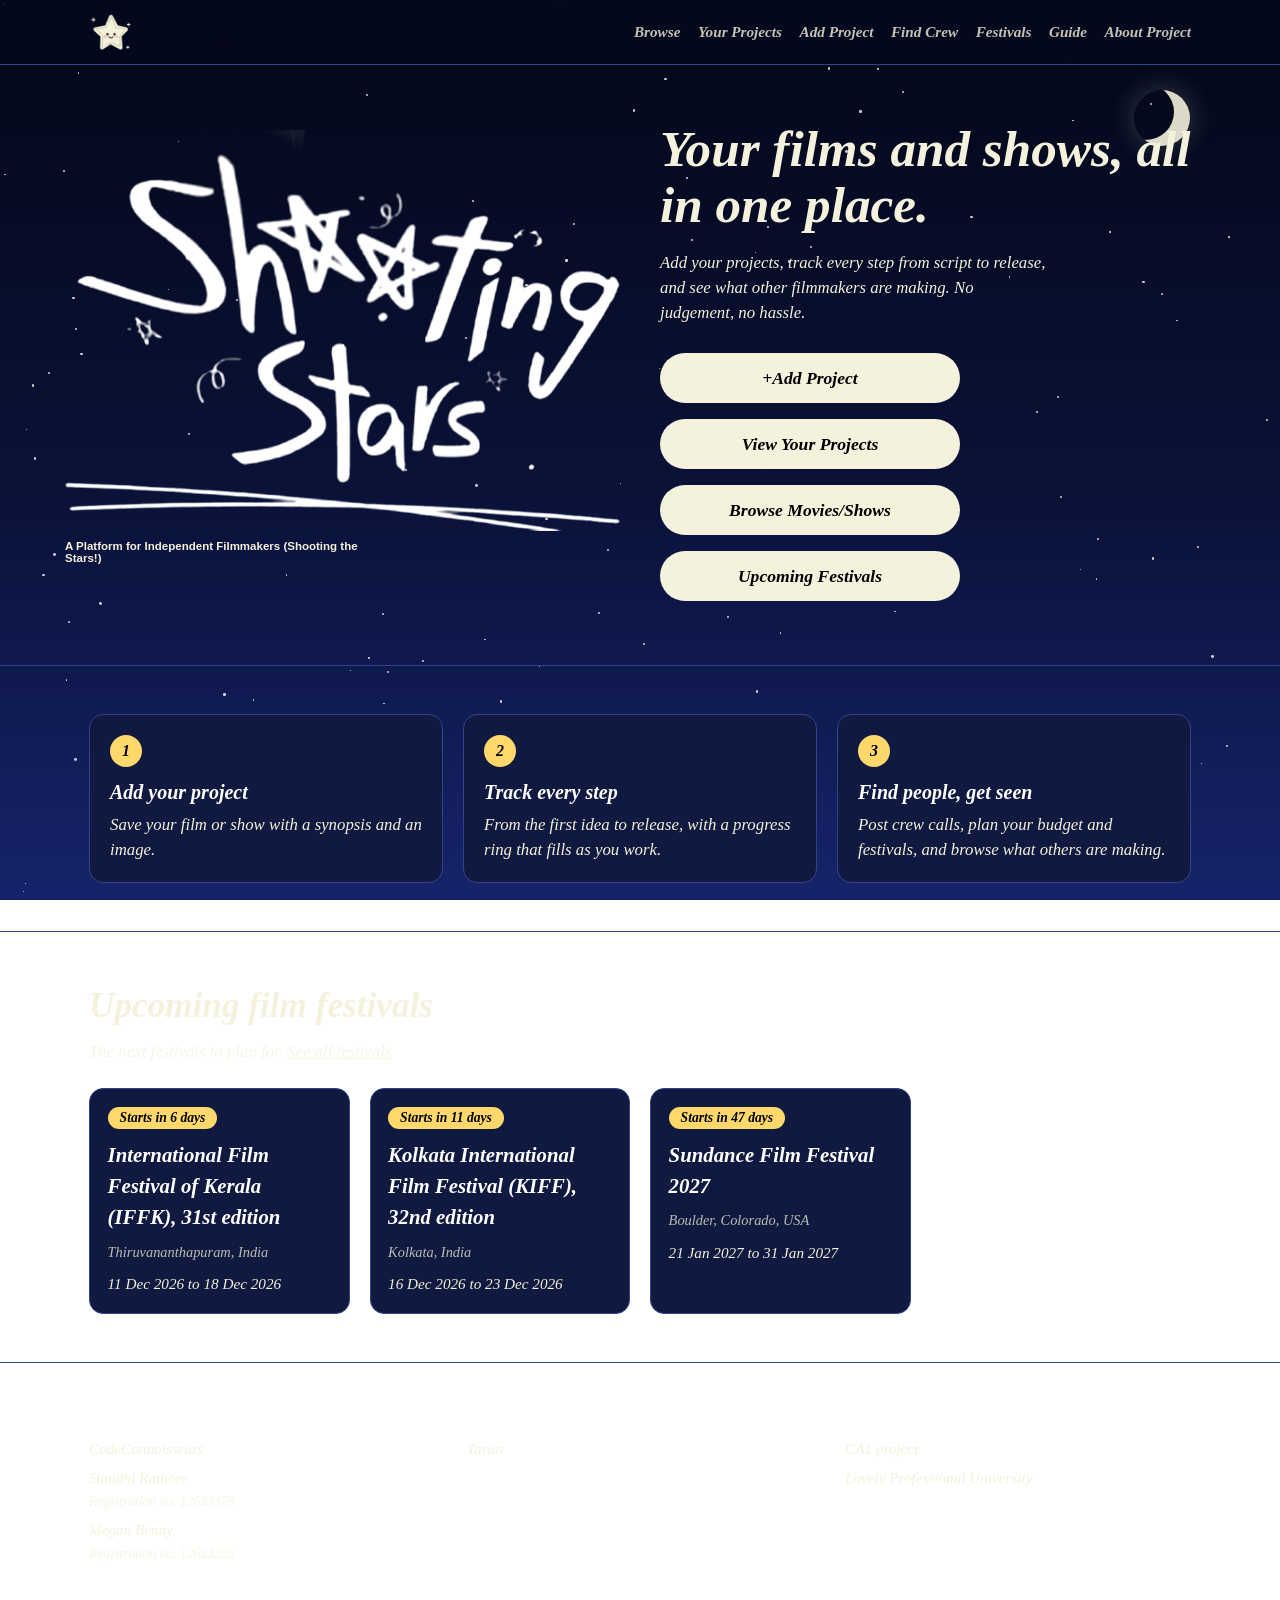
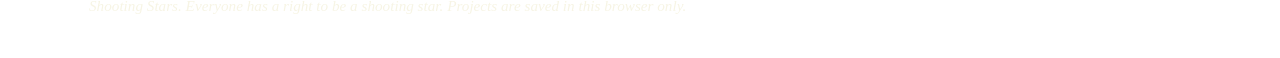
<file: index.html>
<!DOCTYPE html>
<html lang="en">
<head>
<meta charset="utf-8">
<meta name="viewport" content="width=device-width, initial-scale=1">
<title>A platform for independent filmmakers | Shooting Stars</title>
<link rel="stylesheet" href="style.css">
</head>
<body>
<!-- Top bar -->
<header><div class="wrap">
  <a href="index.html" aria-label="Shooting Stars home"><img src=star.png alt="Shooting Stars"></a>
  <nav aria-label="Main"><a href="browse.html">Browse</a><a href="projects.html">Your Projects</a><a href="add.html">Add Project</a><a href="crew.html">Find Crew</a><a href="festivals.html">Festivals</a><a href="guide.html">Guide</a><a href="about.html">About Project</a></nav>
</div></header>

<main>
<div class="wrap hero">
  <div><img src=shooting-stars.png alt="Shooting Stars"><p class="cap">A Platform for Independent Filmmakers (Shooting the Stars!)</p></div>
  <div>
    <h1>Your films and shows, all in one place.</h1>
    <p>Add your projects, track every step from script to release, and see what other filmmakers are making. No judgement, no hassle.</p>
    <nav class="menu" aria-label="Quick links">
      <a class="pill" href="add.html">+Add Project</a><a class="pill" href="projects.html">View Your Projects</a><a class="pill" href="browse.html">Browse Movies/Shows</a><a class="pill" href="festivals.html">Upcoming Festivals</a>
    </nav>
  </div>
</div>

<section id="how"><div class="wrap">
  <div class="how-grid">
    <div class="how"><span>1</span><h3>Add your project</h3><p>Save your film or show with a synopsis and an image.</p></div>
    <div class="how"><span>2</span><h3>Track every step</h3><p>From the first idea to release, with a progress ring that fills as you work.</p></div>
    <div class="how"><span>3</span><h3>Find people, get seen</h3><p>Post crew calls, plan your budget and festivals, and browse what others are making.</p></div>
  </div>
</div></section>

<section id="festivals-teaser"><div class="wrap">
  <h2>Upcoming film festivals</h2>
  <p class="sub">The next festivals to plan for. <a href="festivals.html" style="text-decoration:underline">See all festivals</a></p>
  <div class="grid" id="nextFests"></div>
</div></section>
</main>

<!-- Footer with project credits -->
<footer>
<div class="wrap">
    <div class="credits">
        <div>
            <h3>Made by</h3>
            <p>CodeConnoisseurs</p>
            <p>Sunidhi Rathore<br><span class="reg">Registration no. 12623378</span></p>
            <p>Megan Benny<br><span class="reg">Registration no. 12622205</span></p>
        </div>
        <div>
            <h3>Submitted to</h3>
            <p>Tarun</p>
        </div>
        <div>
            <h3>Project</h3>
            <p>CA1 project</p>
            <p>Lovely Professional University</p>
        </div>
    </div>
    <p class="footnote">Shooting Stars. Everyone has a right to be a shooting star. Projects are saved in this browser only.</p>
</div>
</footer>
<script src="common.js"></script>
<script src="home.js"></script>
<script src="sky.js"></script>
</body>
</html>
</file>
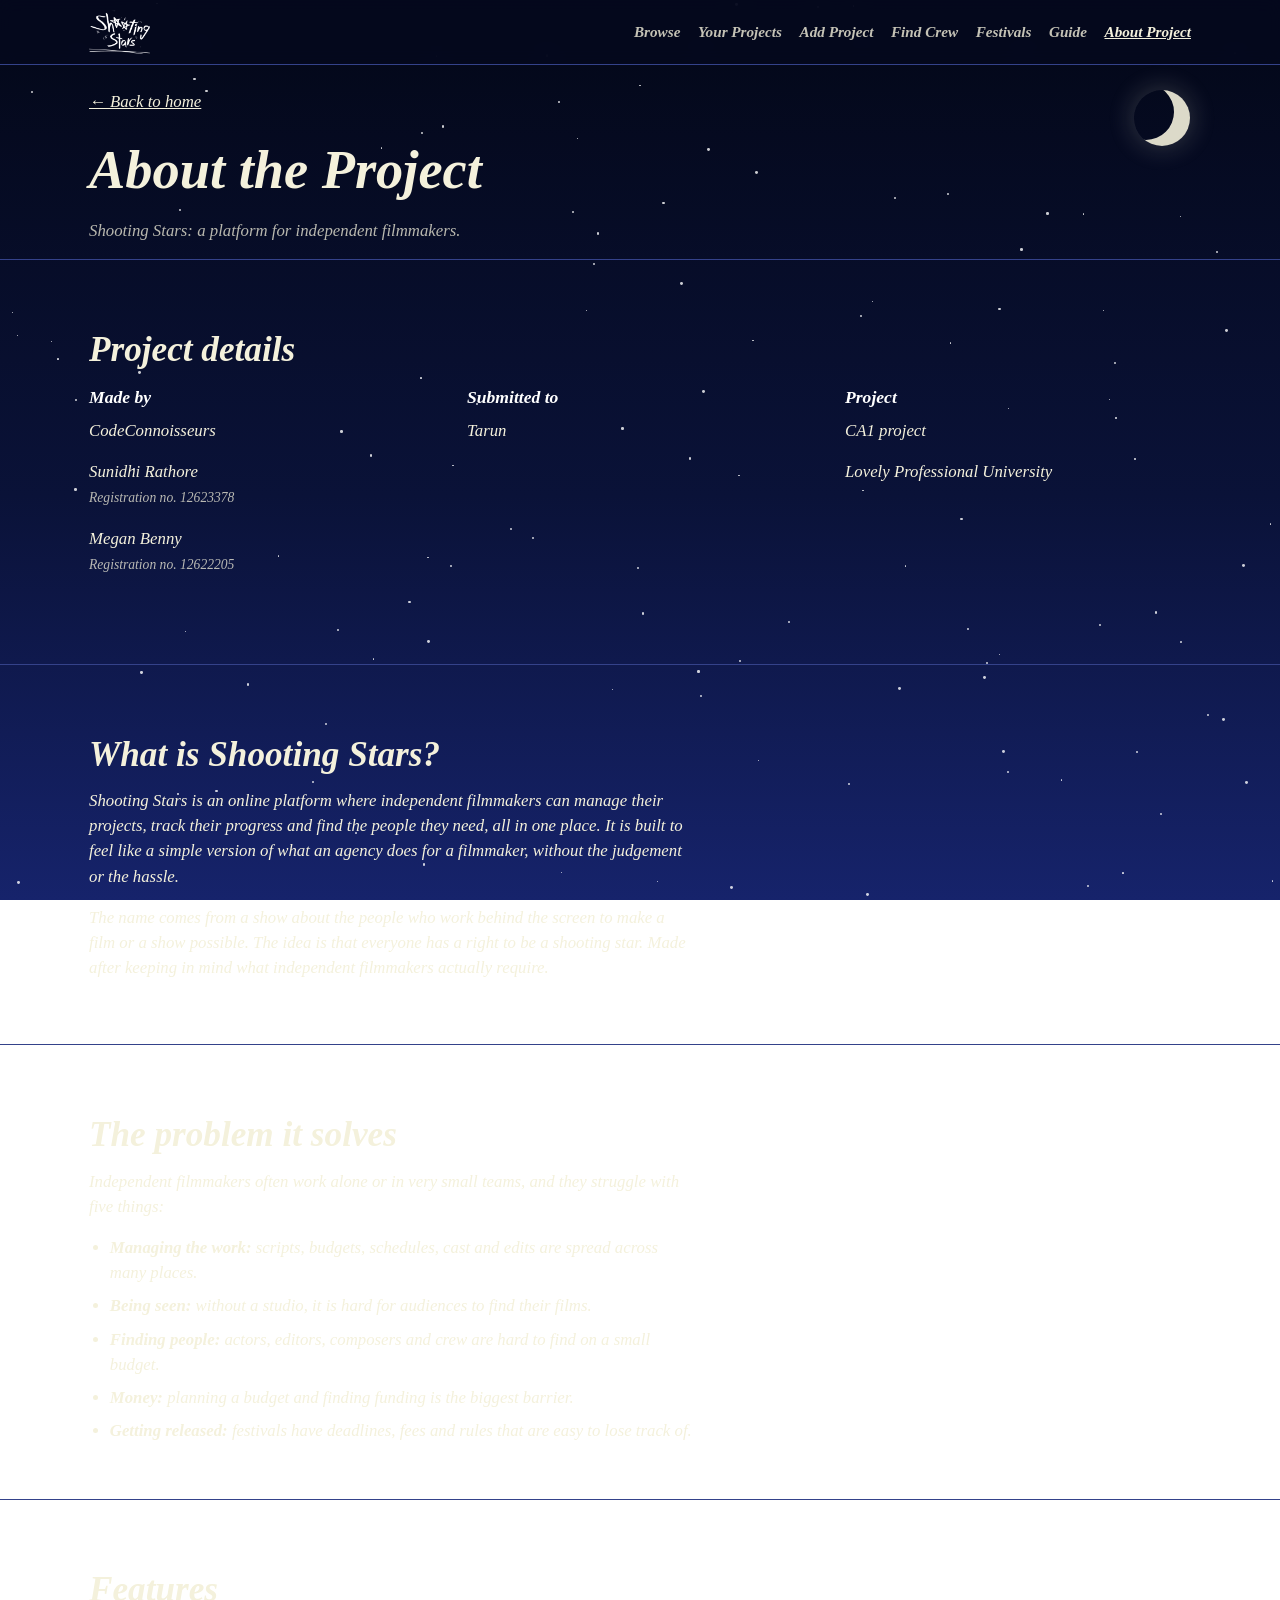
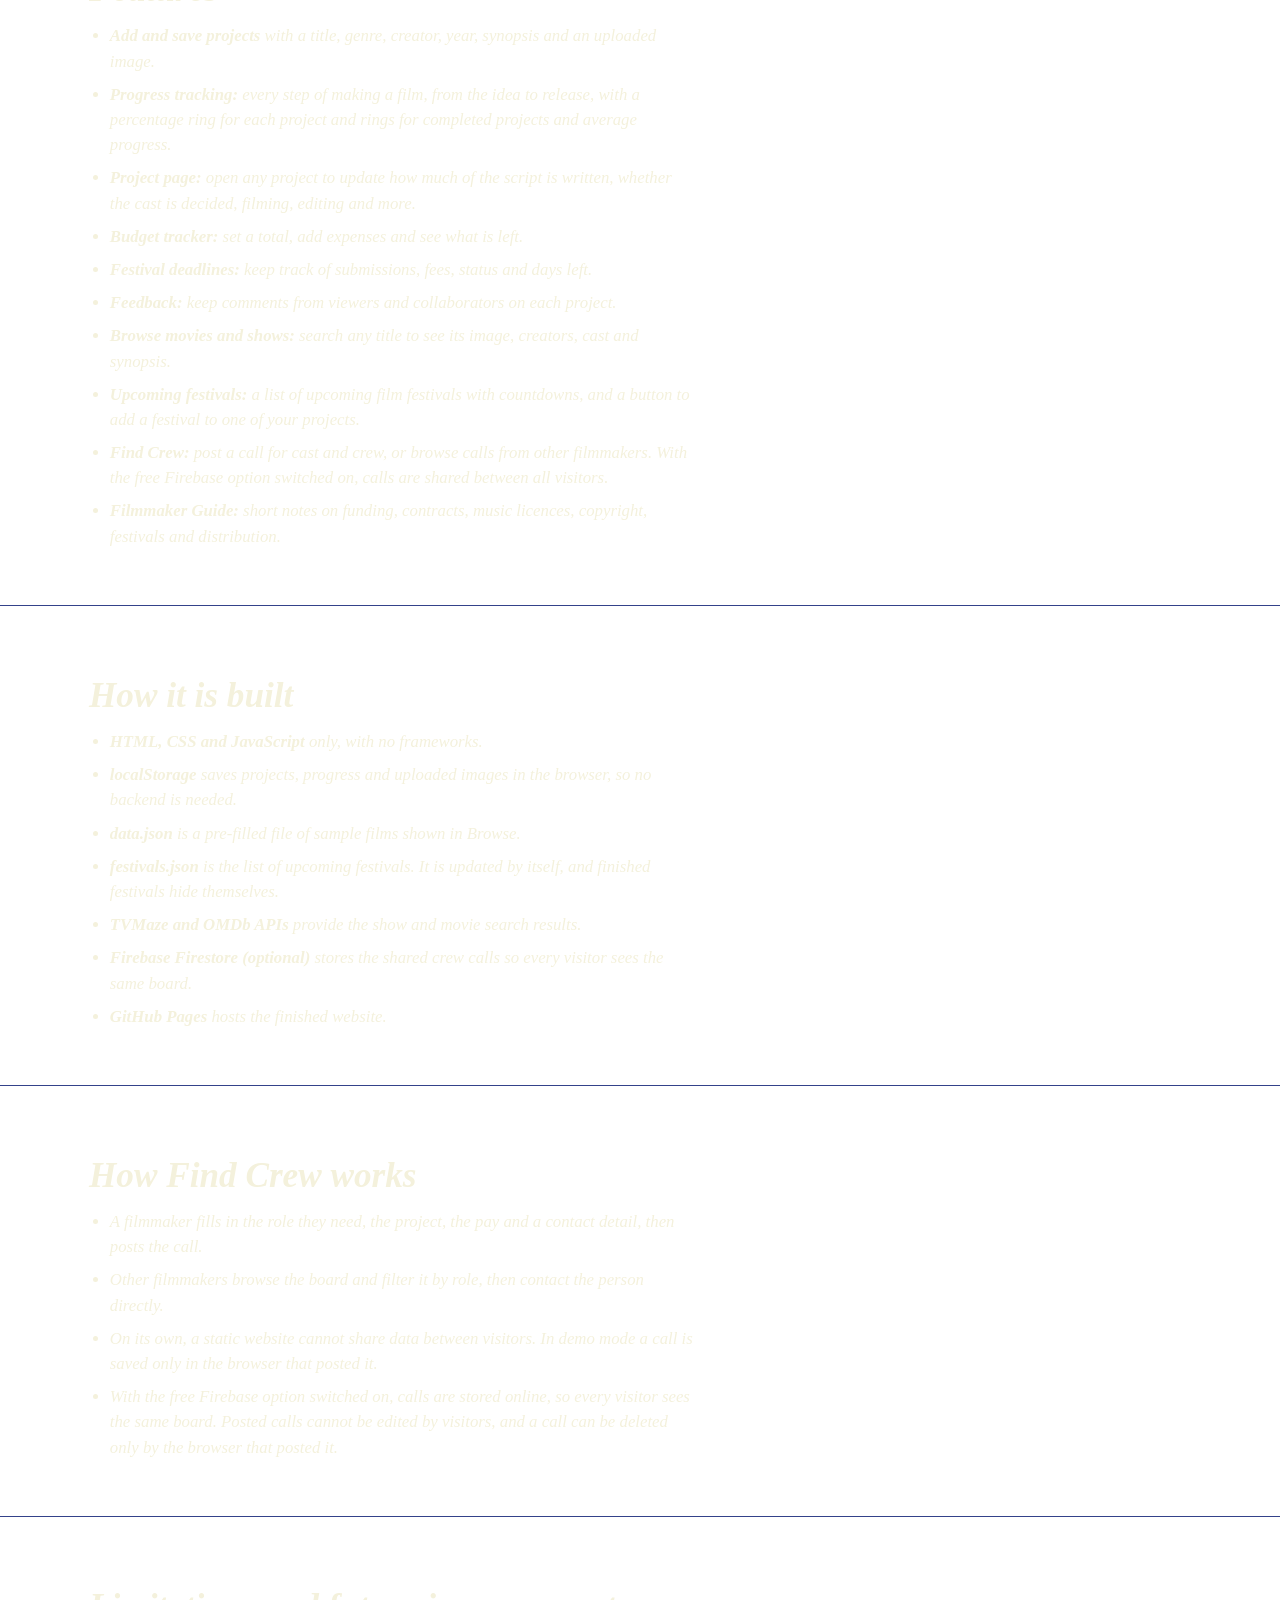
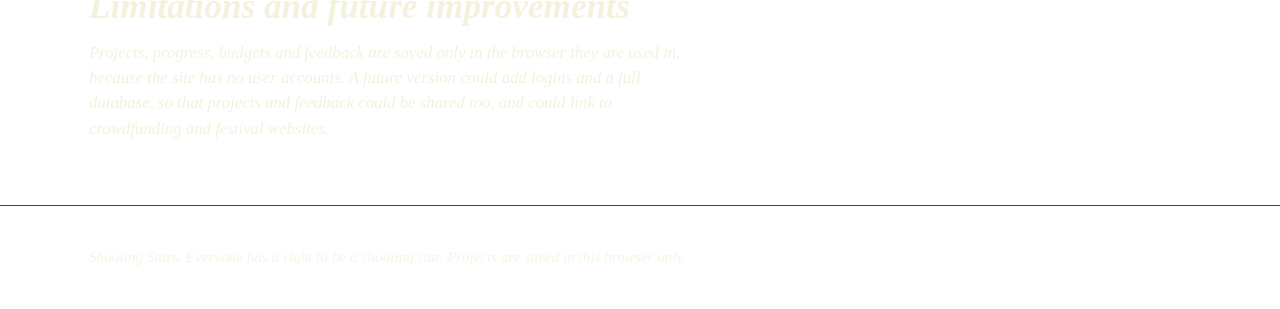
<file: about.html>
<!DOCTYPE html>
<html lang="en">
<head>
<meta charset="utf-8">
<meta name="viewport" content="width=device-width, initial-scale=1">
<title>About the Project | Shooting Stars</title>
<link rel="stylesheet" href="style.css">
</head>
<body>
<!-- Top bar -->
<header><div class="wrap">
  <a href="index.html" aria-label="Shooting Stars home"><img src=shooting-stars.png alt="Shooting Stars"></a>
  <nav aria-label="Main"><a href="browse.html">Browse</a><a href="projects.html">Your Projects</a><a href="add.html">Add Project</a><a href="crew.html">Find Crew</a><a href="festivals.html">Festivals</a><a href="guide.html">Guide</a><a href="about.html" class="current" aria-current="page">About Project</a></nav>
</div></header>

<main>
<div class="about">
<div class="wrap">
  <a class="back" href="index.html">← Back to home</a>
  <h1 style="font-size:clamp(2.2rem,5vw,3.4rem);margin-bottom:.4rem">About the Project</h1>
  <p class="sub">Shooting Stars: a platform for independent filmmakers.</p>
</div>

<section><div class="wrap">
  <h2>Project details</h2>
  <div class="credits">
    <div>
      <h3>Made by</h3>
      <p>CodeConnoisseurs</p>
      <p>Sunidhi Rathore<br><span class="reg">Registration no. 12623378</span></p>
      <p>Megan Benny<br><span class="reg">Registration no. 12622205</span></p>
    </div>
    <div>
      <h3>Submitted to</h3>
      <p>Tarun</p>
    </div>
    <div>
      <h3>Project</h3>
      <p>CA1 project</p>
      <p>Lovely Professional University</p>
    </div>
  </div>
</div></section>

<section><div class="wrap">
  <h2>What is Shooting Stars?</h2>
  <p>Shooting Stars is an online platform where independent filmmakers can manage their projects, track their progress and find the people they need, all in one place. It is built to feel like a simple version of what an agency does for a filmmaker, without the judgement or the hassle.</p>
  <p>The name comes from a show about the people who work behind the screen to make a film or a show possible. The idea is that everyone has a right to be a shooting star. Made after keeping in mind what independent filmmakers actually require.</p>
</div></section>

<section><div class="wrap">
  <h2>The problem it solves</h2>
  <p>Independent filmmakers often work alone or in very small teams, and they struggle with five things:</p>
  <ul>
    <li><strong>Managing the work:</strong> scripts, budgets, schedules, cast and edits are spread across many places.</li>
    <li><strong>Being seen:</strong> without a studio, it is hard for audiences to find their films.</li>
    <li><strong>Finding people:</strong> actors, editors, composers and crew are hard to find on a small budget.</li>
    <li><strong>Money:</strong> planning a budget and finding funding is the biggest barrier.</li>
    <li><strong>Getting released:</strong> festivals have deadlines, fees and rules that are easy to lose track of.</li>
  </ul>
</div></section>

<section><div class="wrap">
  <h2>Features</h2>
  <ul>
    <li><strong>Add and save projects</strong> with a title, genre, creator, year, synopsis and an uploaded image.</li>
    <li><strong>Progress tracking:</strong> every step of making a film, from the idea to release, with a percentage ring for each project and rings for completed projects and average progress.</li>
    <li><strong>Project page:</strong> open any project to update how much of the script is written, whether the cast is decided, filming, editing and more.</li>
    <li><strong>Budget tracker:</strong> set a total, add expenses and see what is left.</li>
    <li><strong>Festival deadlines:</strong> keep track of submissions, fees, status and days left.</li>
    <li><strong>Feedback:</strong> keep comments from viewers and collaborators on each project.</li>
    <li><strong>Browse movies and shows:</strong> search any title to see its image, creators, cast and synopsis.</li>
    <li><strong>Upcoming festivals:</strong> a list of upcoming film festivals with countdowns, and a button to add a festival to one of your projects.</li>
    <li><strong>Find Crew:</strong> post a call for cast and crew, or browse calls from other filmmakers. With the free Firebase option switched on, calls are shared between all visitors.</li>
    <li><strong>Filmmaker Guide:</strong> short notes on funding, contracts, music licences, copyright, festivals and distribution.</li>
  </ul>
</div></section>

<section><div class="wrap">
  <h2>How it is built</h2>
  <ul>
    <li><strong>HTML, CSS and JavaScript</strong> only, with no frameworks.</li>
    <li><strong>localStorage</strong> saves projects, progress and uploaded images in the browser, so no backend is needed.</li>
    <li><strong>data.json</strong> is a pre-filled file of sample films shown in Browse.</li>
    <li><strong>festivals.json</strong> is the list of upcoming festivals. It is updated by itself, and finished festivals hide themselves.</li>
    <li><strong>TVMaze and OMDb APIs</strong> provide the show and movie search results.</li>
    <li><strong>Firebase Firestore (optional)</strong> stores the shared crew calls so every visitor sees the same board.</li>
    <li><strong>GitHub Pages</strong> hosts the finished website.</li>
  </ul>
</div></section>

<section><div class="wrap">
  <h2>How Find Crew works</h2>
  <ul>
    <li>A filmmaker fills in the role they need, the project, the pay and a contact detail, then posts the call.</li>
    <li>Other filmmakers browse the board and filter it by role, then contact the person directly.</li>
    <li>On its own, a static website cannot share data between visitors. In demo mode a call is saved only in the browser that posted it.</li>
    <li>With the free Firebase option switched on, calls are stored online, so every visitor sees the same board. Posted calls cannot be edited by visitors, and a call can be deleted only by the browser that posted it.</li>
  </ul>
</div></section>

<section><div class="wrap">
  <h2>Limitations and future improvements</h2>
  <p>Projects, progress, budgets and feedback are saved only in the browser they are used in, because the site has no user accounts. A future version could add logins and a full database, so that projects and feedback could be shared too, and could link to crowdfunding and festival websites.</p>
</div></section>
</div>
</main>

<footer>
<div class="wrap">
  <p class="footnote">Shooting Stars. Everyone has a right to be a shooting star. Projects are saved in this browser only.</p>
</div>
</footer>
<script src="common.js"></script>
<script src="sky.js"></script>
</body>
</html>
</file>
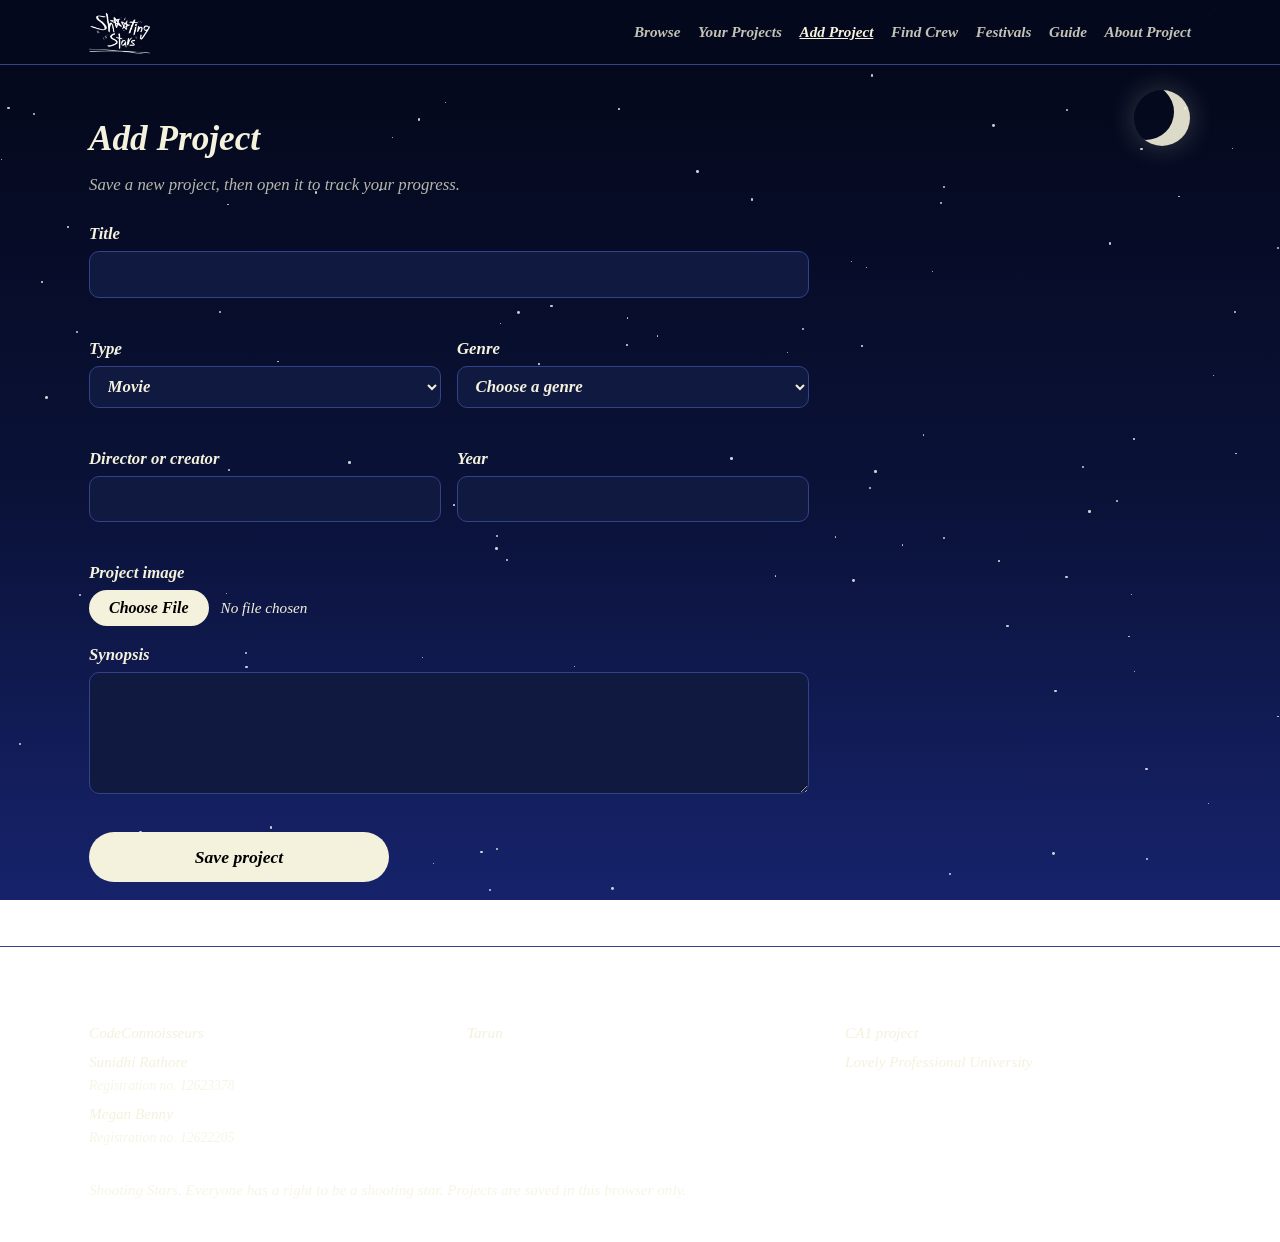
<file: add.html>
<!DOCTYPE html>
<html lang="en">
<head>
<meta charset="utf-8">
<meta name="viewport" content="width=device-width, initial-scale=1">
<title>Add Project | Shooting Stars</title>
<link rel="stylesheet" href="style.css">
</head>
<body>
<!-- Top bar -->
<header><div class="wrap">
  <a href="index.html" aria-label="Shooting Stars home"><img src=shooting-stars.png alt="Shooting Stars"></a>
  <nav aria-label="Main"><a href="browse.html">Browse</a><a href="projects.html">Your Projects</a><a href="add.html" class="current" aria-current="page">Add Project</a><a href="crew.html">Find Crew</a><a href="festivals.html">Festivals</a><a href="guide.html">Guide</a><a href="about.html">About Project</a></nav>
</div></header>

<main>
<section id="add"><div class="wrap">
  <h2>Add Project</h2>
  <p class="sub">Save a new project, then open it to track your progress.</p>
  <form id="form" novalidate>
    <label class="full">Title<input name="title" maxlength="80"><span class="err" data-for="title"></span></label>
    <label>Type<select name="type"><option>Movie</option><option>Show</option></select></label>
    <label>Genre<select name="genre"></select><span class="err" data-for="genre"></span></label>
    <label>Director or creator<input name="director" maxlength="60"><span class="err" data-for="director"></span></label>
    <label>Year<input name="year" type="number" min="1990" max="2035"><span class="err" data-for="year"></span></label>
    <label class="full">Project image<input id="img" type="file" accept="image/*"></label>
    <label class="full">Synopsis<textarea name="synopsis" rows="4" maxlength="400"></textarea><span class="err" data-for="synopsis"></span></label>
    <div class="full"><button class="pill" type="submit">Save project</button></div>
    <p id="msg" role="status"></p>
  </form>
</div></section>
</main>

<!-- Footer with project credits -->
<footer>
<div class="wrap">
    <div class="credits">
        <div>
            <h3>Made by</h3>
            <p>CodeConnoisseurs</p>
            <p>Sunidhi Rathore<br><span class="reg">Registration no. 12623378</span></p>
            <p>Megan Benny<br><span class="reg">Registration no. 12622205</span></p>
        </div>
        <div>
            <h3>Submitted to</h3>
            <p>Tarun</p>
        </div>
        <div>
            <h3>Project</h3>
            <p>CA1 project</p>
            <p>Lovely Professional University</p>
        </div>
    </div>
    <p class="footnote">Shooting Stars. Everyone has a right to be a shooting star. Projects are saved in this browser only.</p>
</div>
</footer>
<script src="common.js"></script>
<script src="add.js"></script>
<script src="sky.js"></script>
</body>
</html>
</file>
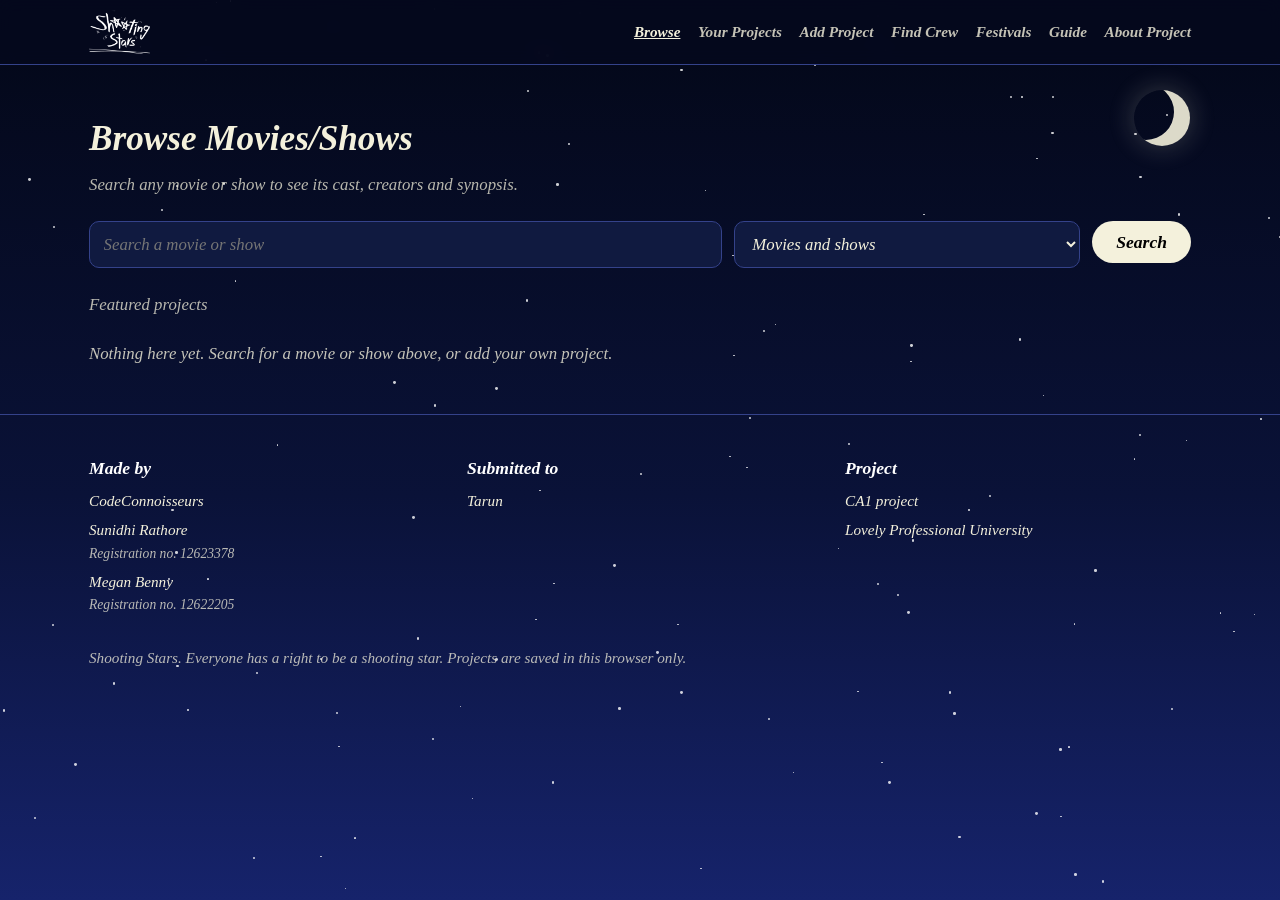
<file: browse.html>
<!DOCTYPE html>
<html lang="en">
<head>
<meta charset="utf-8">
<meta name="viewport" content="width=device-width, initial-scale=1">
<title>Browse Movies and Shows | Shooting Stars</title>
<link rel="stylesheet" href="style.css">
</head>
<body>
<!-- Top bar -->
<header><div class="wrap">
  <a href="index.html" aria-label="Shooting Stars home"><img src=shooting-stars.png alt="Shooting Stars"></a>
  <nav aria-label="Main"><a href="browse.html" class="current" aria-current="page">Browse</a><a href="projects.html">Your Projects</a><a href="add.html">Add Project</a><a href="crew.html">Find Crew</a><a href="festivals.html">Festivals</a><a href="guide.html">Guide</a><a href="about.html">About Project</a></nav>
</div></header>

<main>
<section id="browse"><div class="wrap">
  <h2>Browse Movies/Shows</h2>
  <p class="sub">Search any movie or show to see its cast, creators and synopsis.</p>
  <form class="tools" id="sform" style="display:flex;max-width:none">
    <input id="q" type="search" placeholder="Search a movie or show" aria-label="Search">
    <select id="type" aria-label="Type"><option value="">Movies and shows</option><option value="movie">Movies</option><option value="show">Shows</option></select>
    <button class="pill sm" type="submit">Search</button>
  </form>
  <p class="sub" id="bnote"></p>
  <div class="grid" id="grid" aria-live="polite"></div>
</div></section>
<dialog id="dlg" aria-label="Details"></dialog>
</main>

<!-- Footer with project credits -->
<footer>
<div class="wrap">
    <div class="credits">
        <div>
            <h3>Made by</h3>
            <p>CodeConnoisseurs</p>
            <p>Sunidhi Rathore<br><span class="reg">Registration no. 12623378</span></p>
            <p>Megan Benny<br><span class="reg">Registration no. 12622205</span></p>
        </div>
        <div>
            <h3>Submitted to</h3>
            <p>Tarun</p>
        </div>
        <div>
            <h3>Project</h3>
            <p>CA1 project</p>
            <p>Lovely Professional University</p>
        </div>
    </div>
    <p class="footnote">Shooting Stars. Everyone has a right to be a shooting star. Projects are saved in this browser only.</p>
</div>
</footer>
<script src="common.js"></script>
<script src="browse.js"></script>
<script src="sky.js"></script>
</body>
</html>
</file>
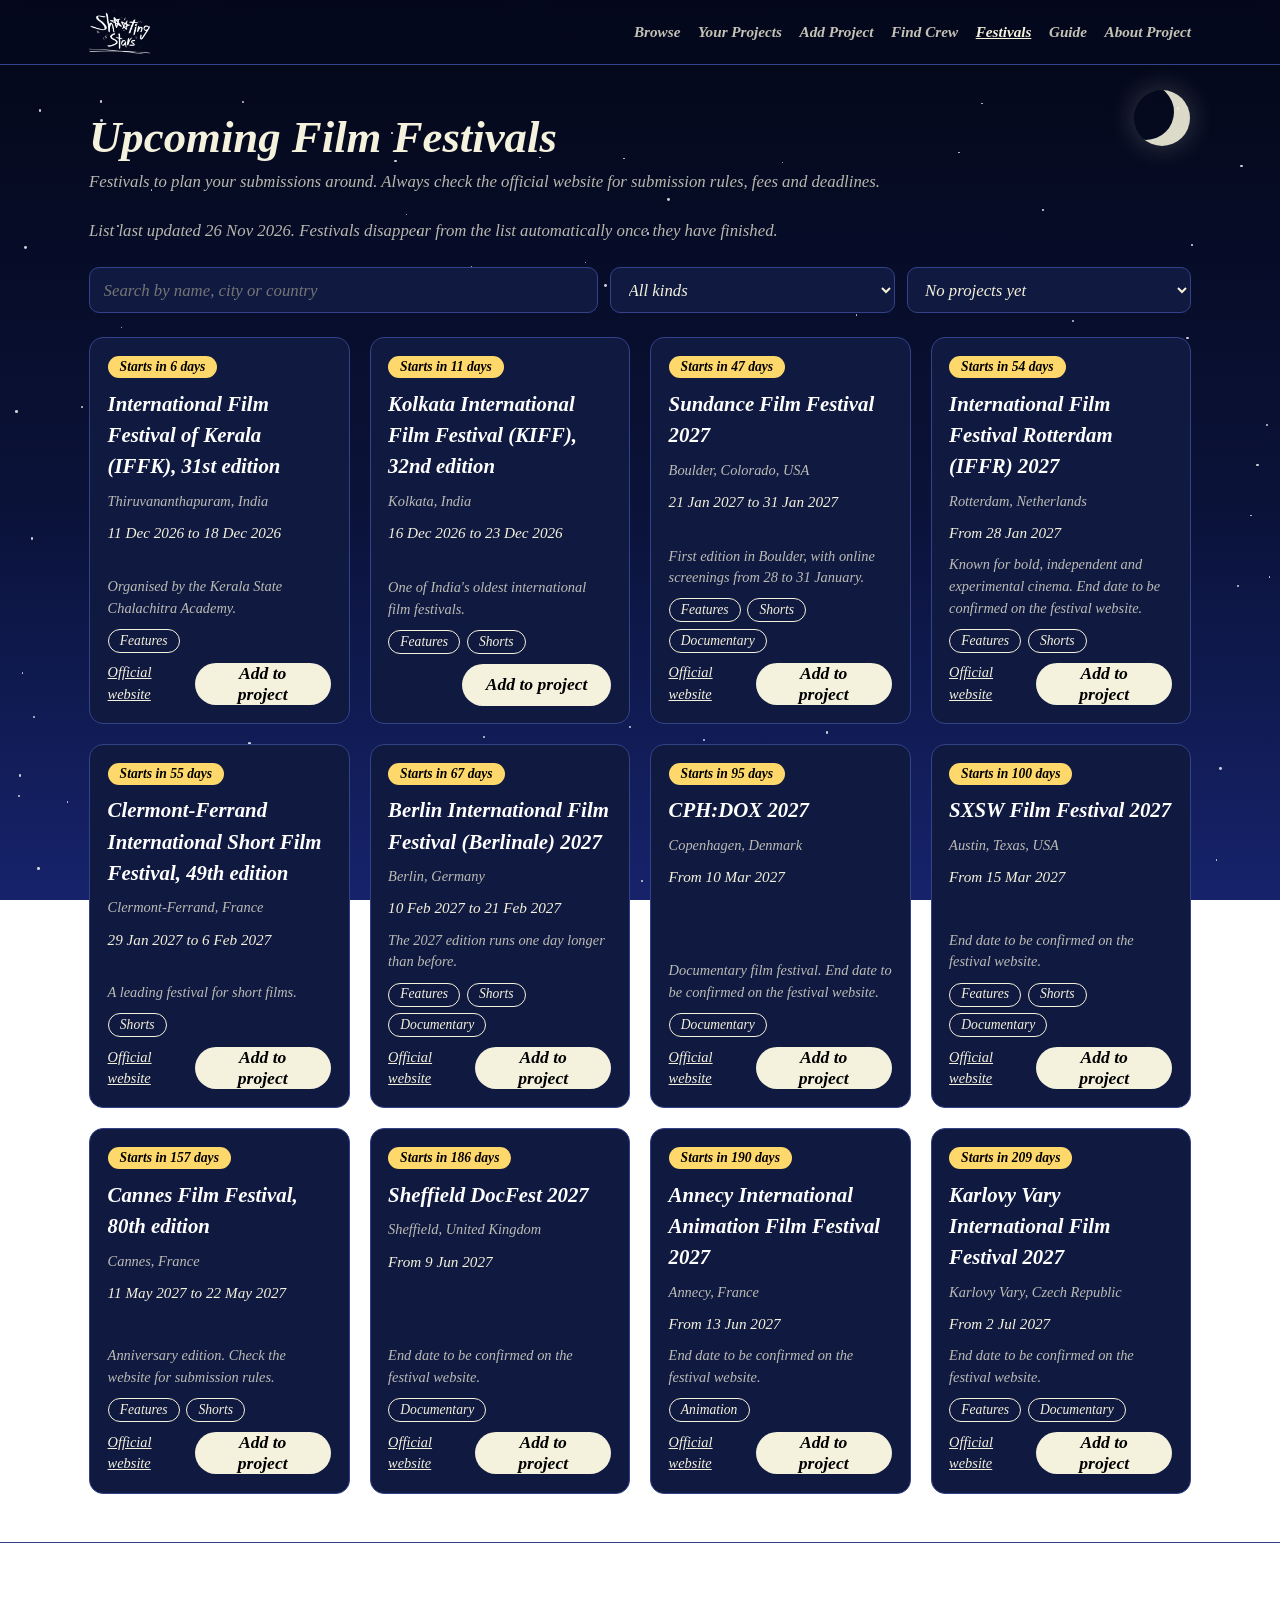
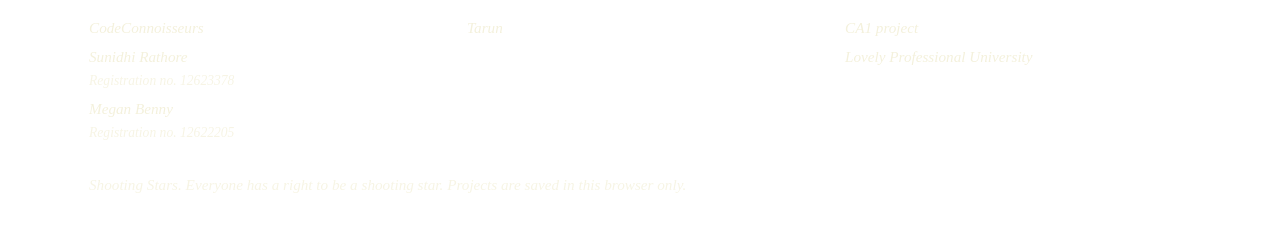
<file: festivals.html>
<!DOCTYPE html>
<html lang="en">
<head>
<meta charset="utf-8">
<meta name="viewport" content="width=device-width, initial-scale=1">
<title>Upcoming Film Festivals | Shooting Stars</title>
<link rel="stylesheet" href="style.css">
</head>
<body>
<!-- Top bar -->
<header><div class="wrap">
  <a href="index.html" aria-label="Shooting Stars home"><img src=shooting-stars.png alt="Shooting Stars"></a>
  <nav aria-label="Main"><a href="browse.html">Browse</a><a href="projects.html">Your Projects</a><a href="add.html">Add Project</a><a href="crew.html">Find Crew</a><a href="festivals.html" class="current" aria-current="page">Festivals</a><a href="guide.html">Guide</a><a href="about.html">About Project</a></nav>
</div></header>

<main>
<section id="festivals"><div class="wrap">
  <h1 class="page-title">Upcoming Film Festivals</h1>
  <p class="sub">Festivals to plan your submissions around. Always check the official website for submission rules, fees and deadlines.</p>
  <p class="sub" id="fupdated"></p>
  <div class="tools">
    <input id="fq" type="search" placeholder="Search by name, city or country" aria-label="Search festivals">
    <select id="ftype" aria-label="Type of festival"><option value="">All kinds</option><option>Features</option><option>Shorts</option><option>Documentary</option><option>Animation</option></select>
    <select id="fproj" aria-label="Project to add festivals to"></select>
  </div>
  <p class="meta" id="fmsg" role="status"></p>
  <div class="grid" id="fgrid" aria-live="polite"></div>
</div></section>
</main>

<!-- Footer with project credits -->
<footer>
<div class="wrap">
    <div class="credits">
        <div>
            <h3>Made by</h3>
            <p>CodeConnoisseurs</p>
            <p>Sunidhi Rathore<br><span class="reg">Registration no. 12623378</span></p>
            <p>Megan Benny<br><span class="reg">Registration no. 12622205</span></p>
        </div>
        <div>
            <h3>Submitted to</h3>
            <p>Tarun</p>
        </div>
        <div>
            <h3>Project</h3>
            <p>CA1 project</p>
            <p>Lovely Professional University</p>
        </div>
    </div>
    <p class="footnote">Shooting Stars. Everyone has a right to be a shooting star. Projects are saved in this browser only.</p>
</div>
</footer>
<script src="common.js"></script>
<script src="festivals.js"></script>
<script src="sky.js"></script>
</body>
</html>
</file>
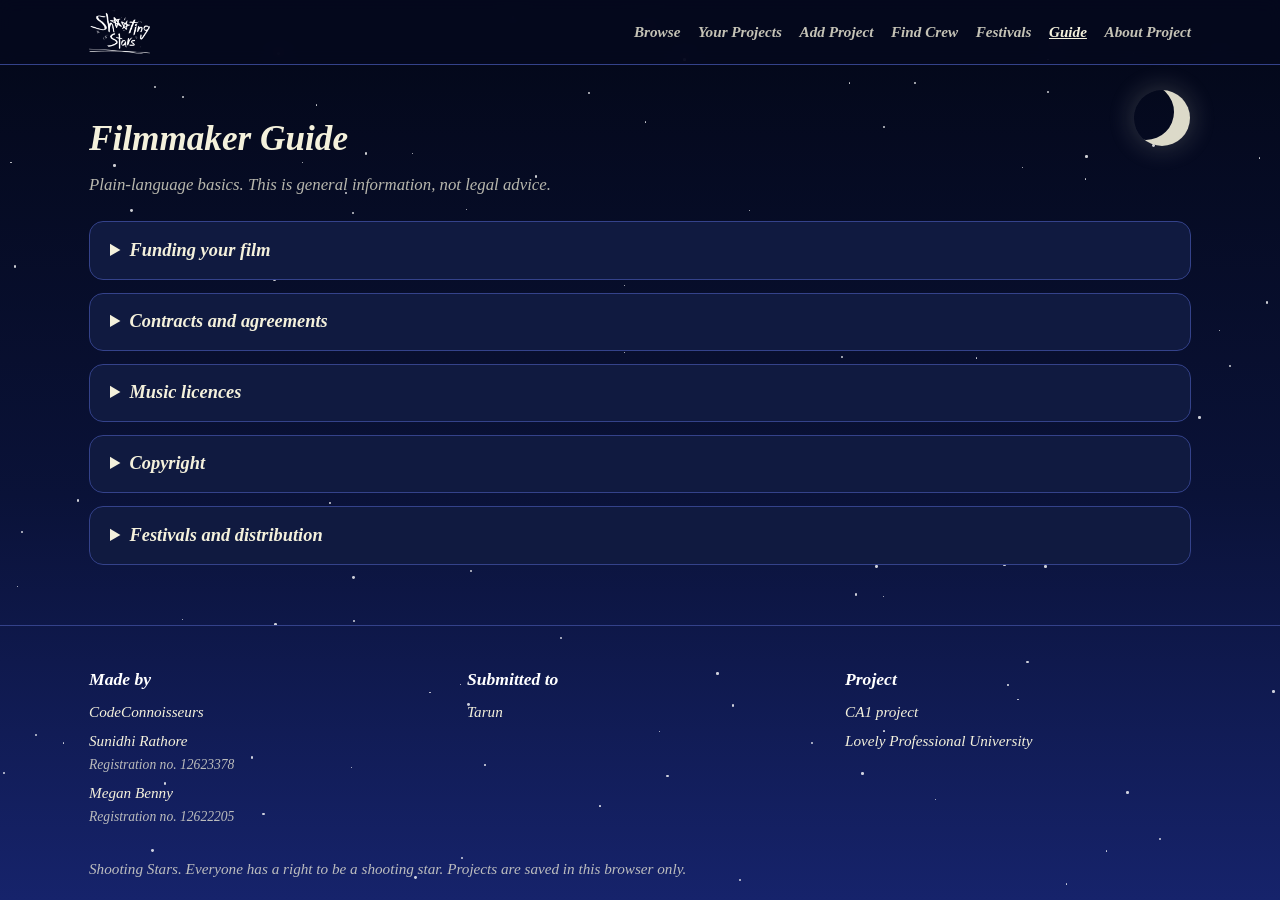
<file: guide.html>
<!DOCTYPE html>
<html lang="en">
<head>
<meta charset="utf-8">
<meta name="viewport" content="width=device-width, initial-scale=1">
<title>Filmmaker Guide | Shooting Stars</title>
<link rel="stylesheet" href="style.css">
</head>
<body>
<!-- Top bar -->
<header><div class="wrap">
  <a href="index.html" aria-label="Shooting Stars home"><img src=shooting-stars.png alt="Shooting Stars"></a>
  <nav aria-label="Main"><a href="browse.html">Browse</a><a href="projects.html">Your Projects</a><a href="add.html">Add Project</a><a href="crew.html">Find Crew</a><a href="festivals.html">Festivals</a><a href="guide.html" class="current" aria-current="page">Guide</a><a href="about.html">About Project</a></nav>
</div></header>

<main>
<section id="guide"><div class="wrap">
  <h2>Filmmaker Guide</h2>
  <p class="sub">Plain-language basics. This is general information, not legal advice.</p>
  <details><summary>Funding your film</summary><ul><li>Crowdfunding: pitch your film to an audience and offer rewards.</li><li>Grants and film funds from arts councils, film bodies and festivals.</li><li>Local sponsors or businesses who want to support a project.</li><li>Co-producers and investors, who usually expect a share of any profit.</li></ul><p>Track your spending in the Budget section of each project page.</p></details>
  <details><summary>Contracts and agreements</summary><ul><li>Put every agreement in writing: crew, cast, writers, composers and editors.</li><li>Get a signed release from every person who appears on camera.</li><li>Get written permission for every location you film in.</li><li>State clearly who owns the work, who gets credit, and how and when people are paid.</li></ul></details>
  <details><summary>Music licences</summary><ul><li>Using a commercial song needs permission for the recording and for the composition.</li><li>Safer options: music you commission, royalty-free libraries, or Creative Commons tracks whose terms you follow.</li><li>Keep a copy of every licence in case a festival or platform asks for proof.</li></ul></details>
  <details><summary>Copyright</summary><ul><li>You usually hold the copyright in your own work, but work made by others needs a written agreement.</li><li>Do not use footage, images, fonts or music without checking their licence.</li><li>Credit everyone who contributed.</li></ul></details>
  <details><summary>Festivals and distribution</summary><ul><li>Check each festival’s deadline, fee and rules, such as premiere requirements.</li><li>Track them in the Festivals section of each project page.</li><li>After festivals, consider streaming platforms, online video sites or your own screenings.</li></ul></details>
</div></section>
</main>

<!-- Footer with project credits -->
<footer>
<div class="wrap">
    <div class="credits">
        <div>
            <h3>Made by</h3>
            <p>CodeConnoisseurs</p>
            <p>Sunidhi Rathore<br><span class="reg">Registration no. 12623378</span></p>
            <p>Megan Benny<br><span class="reg">Registration no. 12622205</span></p>
        </div>
        <div>
            <h3>Submitted to</h3>
            <p>Tarun</p>
        </div>
        <div>
            <h3>Project</h3>
            <p>CA1 project</p>
            <p>Lovely Professional University</p>
        </div>
    </div>
    <p class="footnote">Shooting Stars. Everyone has a right to be a shooting star. Projects are saved in this browser only.</p>
</div>
</footer>
<script src="common.js"></script>
<script src="sky.js"></script>
</body>
</html>
</file>
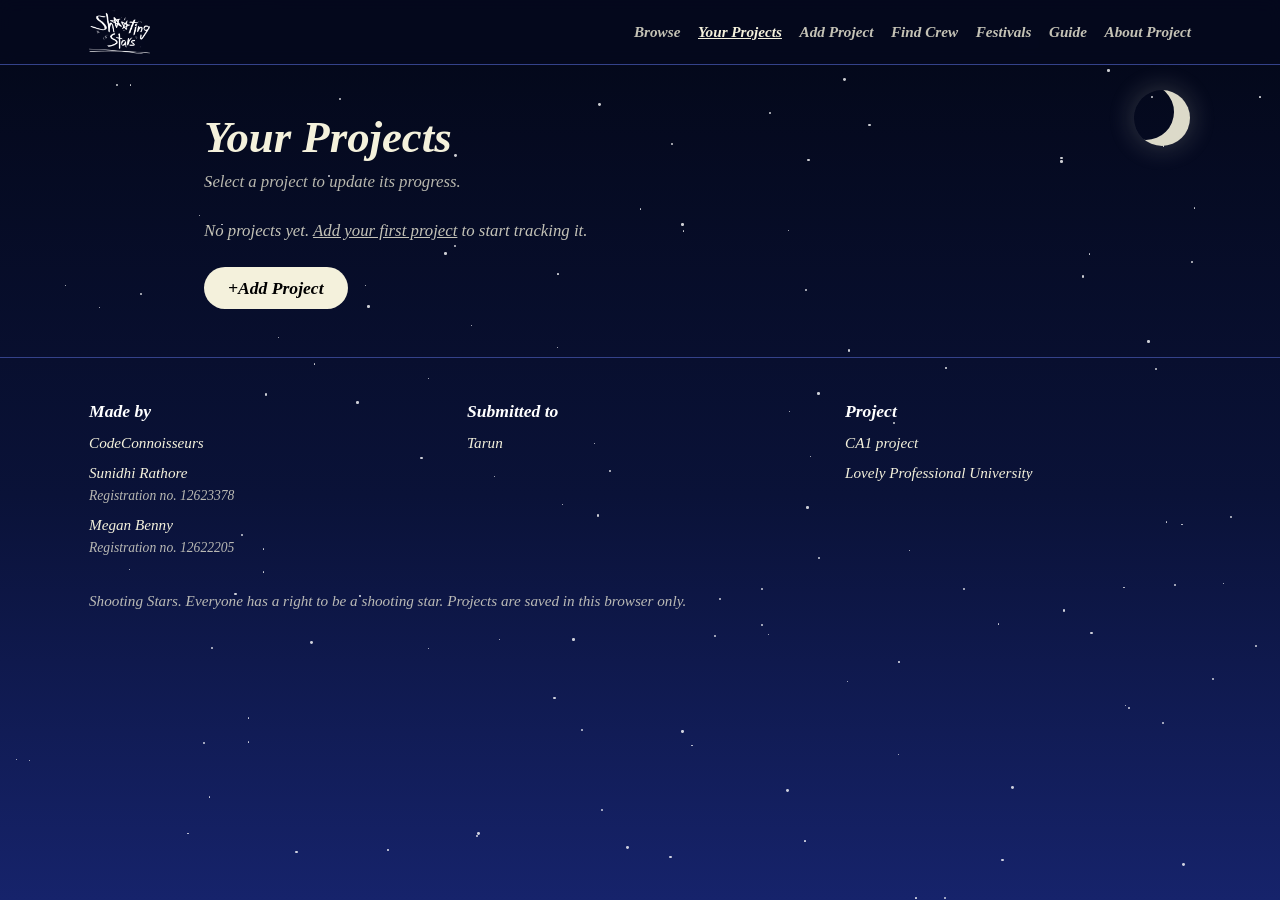
<file: project.html>
<!DOCTYPE html>
<html lang="en">
<head>
<meta charset="utf-8">
<meta name="viewport" content="width=device-width, initial-scale=1">
<title>Project | Shooting Stars</title>
<link rel="stylesheet" href="style.css">
</head>
<body>
<!-- Top bar -->
<header><div class="wrap">
  <a href="index.html" aria-label="Shooting Stars home"><img src=shooting-stars.png alt="Shooting Stars"></a>
  <nav aria-label="Main"><a href="browse.html">Browse</a><a href="projects.html">Your Projects</a><a href="add.html">Add Project</a><a href="crew.html">Find Crew</a><a href="festivals.html">Festivals</a><a href="guide.html">Guide</a><a href="about.html">About Project</a></nav>
</div></header>

<main>
<div id="v-detail"></div>
</main>

<!-- Footer with project credits -->
<footer>
<div class="wrap">
    <div class="credits">
        <div>
            <h3>Made by</h3>
            <p>CodeConnoisseurs</p>
            <p>Sunidhi Rathore<br><span class="reg">Registration no. 12623378</span></p>
            <p>Megan Benny<br><span class="reg">Registration no. 12622205</span></p>
        </div>
        <div>
            <h3>Submitted to</h3>
            <p>Tarun</p>
        </div>
        <div>
            <h3>Project</h3>
            <p>CA1 project</p>
            <p>Lovely Professional University</p>
        </div>
    </div>
    <p class="footnote">Shooting Stars. Everyone has a right to be a shooting star. Projects are saved in this browser only.</p>
</div>
</footer>
<script src="common.js"></script>
<script src="project.js"></script>
<script src="sky.js"></script>
</body>
</html>
</file>
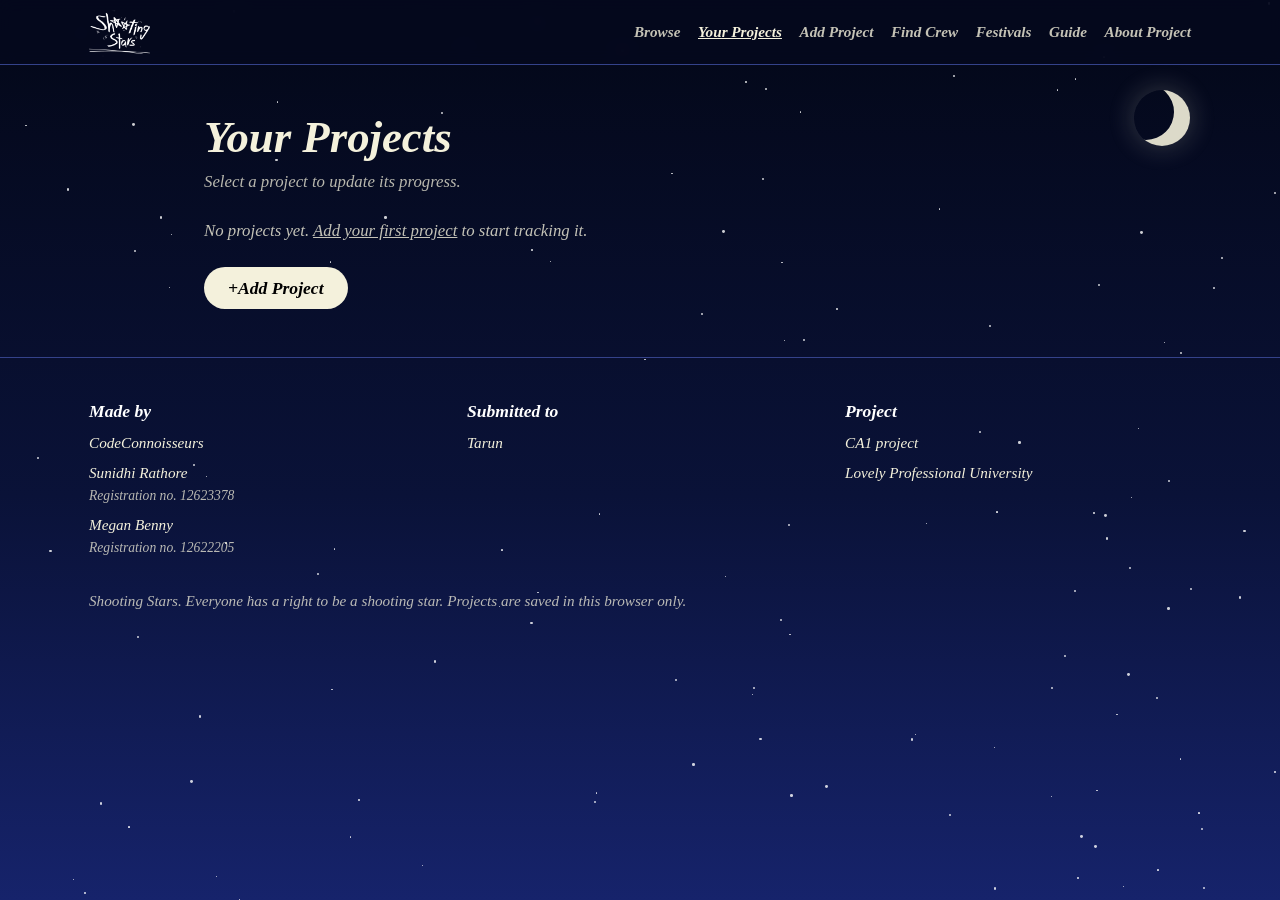
<file: projects.html>
<!DOCTYPE html>
<html lang="en">
<head>
<meta charset="utf-8">
<meta name="viewport" content="width=device-width, initial-scale=1">
<title>Your Projects | Shooting Stars</title>
<link rel="stylesheet" href="style.css">
</head>
<body>
<!-- Top bar -->
<header><div class="wrap">
  <a href="index.html" aria-label="Shooting Stars home"><img src=shooting-stars.png alt="Shooting Stars"></a>
  <nav aria-label="Main"><a href="browse.html">Browse</a><a href="projects.html" class="current" aria-current="page">Your Projects</a><a href="add.html">Add Project</a><a href="crew.html">Find Crew</a><a href="festivals.html">Festivals</a><a href="guide.html">Guide</a><a href="about.html">About Project</a></nav>
</div></header>

<main>
<section id="projects"><div class="wrap narrow">
  <h1 class="page-title">Your Projects</h1>
  <p class="sub">Select a project to update its progress.</p>
  <div class="sumbox" id="sum"></div>
  <div class="proj-tools" id="ptools" hidden>
    <input id="pq" type="search" placeholder="Search your projects" aria-label="Search your projects">
    <select id="pstatus" aria-label="Status"><option value="">All projects</option><option value="going">In progress</option><option value="done">Completed</option></select>
    <select id="psort" aria-label="Sort"><option value="new">Newest first</option><option value="progress">Most progress</option></select>
  </div>
  <div class="plist" id="plist"></div>
  <p style="margin-top:1.5rem"><a class="pill sm" href="add.html" style="display:inline-flex">+Add Project</a></p>
</div></section>
</main>

<!-- Footer with project credits -->
<footer>
<div class="wrap">
    <div class="credits">
        <div>
            <h3>Made by</h3>
            <p>CodeConnoisseurs</p>
            <p>Sunidhi Rathore<br><span class="reg">Registration no. 12623378</span></p>
            <p>Megan Benny<br><span class="reg">Registration no. 12622205</span></p>
        </div>
        <div>
            <h3>Submitted to</h3>
            <p>Tarun</p>
        </div>
        <div>
            <h3>Project</h3>
            <p>CA1 project</p>
            <p>Lovely Professional University</p>
        </div>
    </div>
    <p class="footnote">Shooting Stars. Everyone has a right to be a shooting star. Projects are saved in this browser only.</p>
</div>
</footer>
<script src="common.js"></script>
<script src="projects.js"></script>
<script src="sky.js"></script>
</body>
</html>
</file>
<file: style.css>
/* Colours used all over the site */
:root {
    --cream:#f4f1dc;
    --line:#34428a;
    --card:#101a40;
    --gold:#ffd86b;
}

* {
    box-sizing:border-box;
    margin:0;
}

html {
    scroll-behavior:smooth;
}

body {
    min-height:100vh;
    color:var(--cream);
    background:linear-gradient(180deg,#030717 0%,#0a1238 55%,#16236b 100%) fixed;
    font:italic 1.05rem/1.5 "Times New Roman",Times,serif;
}

:focus-visible {
    outline:3px solid var(--cream);
    outline-offset:3px;
}

.wrap {
    max-width:1150px;
    margin:0 auto;
    padding:0 1.5rem;
}

a {
    color:inherit;
}

[hidden] {
    display:none!important;
}

/* ---------- Top bar ---------- */
header {
    position:sticky;
    top:0;
    z-index:5;
    background:rgba(5,9,30,.85);
    backdrop-filter:blur(8px);
    border-bottom:1px solid var(--line);
}

header .wrap {
    display:flex;
    align-items:center;
    justify-content:space-between;
    height:64px;
}

header img {
    height:44px;
    display:block;
}

nav {
    display:flex;
    gap:1.5rem;
    font-weight:700;
}

nav a {
    text-decoration:none;
    opacity:.8;
}

nav a:hover {
    opacity:1;
    text-decoration:underline;
}

/* ---------- Hero (logo and intro) ---------- */
.hero {
    display:grid;
    grid-template-columns:1fr 1fr;
    gap:2.5rem;
    align-items:center;
    padding:3.5rem 0 4rem;
}

.hero img {
    width:100%;
    max-width:560px;
    display:block;
}

.cap {
    font:700 .72rem Arial,sans-serif;
    margin-top:.6rem;
}

.hero h1 {
    font-size:clamp(2rem,4.5vw,3.2rem);
    line-height:1.1;
    margin-bottom:1rem;
}

.hero p {
    max-width:46ch;
    margin-bottom:1.75rem;
}

.menu {
    display:flex;
    flex-direction:column;
    gap:1rem;
    align-items:flex-start;
}

.pill {
    width:300px;
    max-width:100%;
    height:50px;
    border:0;
    border-radius:999px;
    background:var(--cream);
    color:#000;
    font:italic 700 1.1rem "Times New Roman",Times,serif;
    cursor:pointer;
    display:flex;
    align-items:center;
    justify-content:center;
    text-decoration:none;
}

.pill:hover {
    background:#fff;
}

.pill.sm {
    width:auto;
    height:42px;
    padding:0 1.5rem;
}

/* ---------- Page sections, cards and forms ---------- */
section {
    padding:3rem 0;
    border-top:1px solid var(--line);
}

h2 {
    font-size:2.2rem;
    margin-bottom:.4rem;
}

h3 {
    color:#fff;
}

.sub {
    opacity:.75;
    margin-bottom:1.5rem;
}

.tools {
    display:flex;
    flex-wrap:wrap;
    gap:.75rem;
    margin-bottom:1.5rem;
}

input,select,textarea {
    background:var(--card);
    color:var(--cream);
    border:1.5px solid var(--line);
    border-radius:10px;
    padding:.6rem .85rem;
    font:inherit;
    width:100%;
}

input[type=checkbox] {
    width:auto;
    accent-color:var(--cream);
}

input[type=range] {
    padding:0;
    accent-color:var(--cream);
}

/* Make the upload button look like the pill buttons */
input[type=file] {
    background:none;
    border:0;
    padding:0;
    width:auto;
    font:italic .95rem "Times New Roman",Times,serif;
    color:var(--cream);
}

input[type=file]::file-selector-button {
    height:36px;
    padding:0 1.25rem;
    margin-right:.75rem;
    border:0;
    border-radius:999px;
    background:var(--cream);
    color:#000;
    font:italic 700 1rem "Times New Roman",Times,serif;
    cursor:pointer;
}

input[type=file]::file-selector-button:hover {
    background:#fff;
}

.tools input {
    flex:2 1 220px;
    width:auto;
}

.tools select {
    flex:1 1 140px;
    width:auto;
}

.grid {
    display:grid;
    grid-template-columns:repeat(auto-fill,minmax(260px,1fr));
    gap:1.25rem;
}

.card {
    background:var(--card);
    border:1px solid var(--line);
    border-radius:14px;
    padding:1.1rem;
    display:flex;
    flex-direction:column;
    gap:.6rem;
    text-align:left;
    color:inherit;
    font:inherit;
}

button.card {
    cursor:pointer;
}

.card:hover {
    border-color:var(--cream);
}

.card h3 {
    font-size:1.3rem;
}

.thumb {
    width:100%;
    height:190px;
    object-fit:cover;
    border-radius:8px;
    background:#0a1030;
    display:block;
}

.meta {
    font-size:.9rem;
    opacity:.75;
}

.syn {
    flex:1;
    font-size:.95rem;
}

.row {
    display:flex;
    justify-content:space-between;
    align-items:center;
    gap:.5rem;
}

.tag {
    border:1px solid var(--cream);
    border-radius:999px;
    padding:.05rem .7rem;
    font-size:.85rem;
}

.rm {
    background:none;
    border:0;
    color:var(--cream);
    text-decoration:underline;
    font:inherit;
    cursor:pointer;
    font-size:.9rem;
}

.empty {
    grid-column:1/-1;
    opacity:.8;
}

/* Project cards on the Your Projects section */
.plink {
    display:flex;
    gap:.8rem;
    align-items:center;
    text-decoration:none;
}

.plink>div {
    flex:1;
}

.sum {
    display:flex;
    gap:2rem;
    flex-wrap:wrap;
    margin-bottom:1.75rem;
}

.sum div {
    display:flex;
    align-items:center;
    gap:1rem;
}

form {
    display:grid;
    grid-template-columns:1fr 1fr;
    gap:1rem;
    max-width:720px;
}

.full {
    grid-column:1/-1;
}

label {
    display:flex;
    flex-direction:column;
    gap:.3rem;
    font-weight:700;
}

.err {
    font-weight:400;
    font-size:.9rem;
    min-height:1.2em;
    color:#ff9a8b;
}

#msg,#dmsg {
    grid-column:1/-1;
}

/* ---------- Project page ---------- */
.back {
    display:inline-block;
    margin:1.5rem 0 1rem;
}

.dhead {
    display:flex;
    gap:1.5rem;
    align-items:center;
    flex-wrap:wrap;
    margin-bottom:1.5rem;
}

.dhead .thumb {
    width:200px;
    height:200px;
}

.dhead>div:nth-child(2) {
    flex:1;
    min-width:200px;
}

.phase {
    border:1px solid var(--line);
    border-radius:14px;
    padding:1rem 1.25rem;
    margin-bottom:1rem;
    background:var(--card);
}

.phase h3 {
    display:flex;
    justify-content:space-between;
    margin-bottom:.5rem;
}

.step {
    flex-direction:row;
    display:flex;
    align-items:center;
    gap:.75rem;
    padding:.35rem 0;
    font-weight:400;
}

.step input[type=range] {
    flex:1;
    min-width:120px;
}

.step .lbl {
    flex:1 1 220px;
}

.step output {
    width:3.2rem;
    text-align:right;
}

/* ---------- Movie / show details pop-up ---------- */
dialog {
    margin:auto;
    max-width:640px;
    width:92%;
    max-height:88vh;
    overflow:auto;
    background:#0c1438;
    color:var(--cream);
    border:1px solid var(--cream);
    border-radius:16px;
    padding:1.5rem;
}

dialog::backdrop {
    background:rgba(0,0,0,.75);
}

.dl {
    display:flex;
    gap:1.25rem;
    flex-wrap:wrap;
    margin:1rem 0;
}

.dl img {
    width:180px;
    border-radius:8px;
}

/* ---------- Guide, budget bar ---------- */
details {
    border:1px solid var(--line);
    border-radius:14px;
    padding:.9rem 1.25rem;
    margin-bottom:.8rem;
    background:var(--card);
}

summary {
    cursor:pointer;
    font-weight:700;
    font-size:1.15rem;
}

details p,details li {
    margin-top:.5rem;
}

details ul {
    padding-left:1.2rem;
}

.bar {
    height:10px;
    border-radius:99px;
    background:#26336e;
    overflow:hidden;
    margin:.4rem 0;
}

.bar i {
    display:block;
    height:100%;
    background:var(--gold);
}

.phase .step input:not([type=checkbox]):not([type=range]) {
    flex:1 1 140px;
    width:auto;
}

.phase .pill.sm {
    height:38px;
}

.phase select {
    width:auto;
}

/* ---------- Footer and small screens ---------- */
footer {
    border-top:1px solid var(--line);
    padding:2.5rem 0;
    font-size:.95rem;
}

/* Credits columns in the footer */
.credits {
    display:grid;
    grid-template-columns:repeat(3,1fr);
    gap:2rem;
    margin-bottom:1.5rem;
}

.credits h3 {
    font-size:1.1rem;
    margin-bottom:.5rem;
}

.credits p {
    margin-bottom:.4rem;
}

.credits .reg {
    font-size:.85rem;
    opacity:.75;
}

.footnote {
    opacity:.75;
}

@media(max-width:800px) {
    header nav {
        overflow-x:auto;
        white-space:nowrap;
    }

    .credits {
        grid-template-columns:1fr;
        gap:1rem;
    }

    .hero {
        grid-template-columns:1fr;
        padding-top:2rem;
    }
    form {
        grid-template-columns:1fr;
    }
    nav {
        gap:1rem;
        font-size:.95rem;
    }
}

/* ---------- Night sky ---------- */
#sky {
    position:fixed;
    inset:0;
    z-index:-1;
    overflow:hidden;
    pointer-events:none;
}

#sky .star {
    position:absolute;
    border-radius:50%;
    background:#fff;
    opacity:.8;
    animation:twinkle var(--d,4s) ease-in-out var(--delay,0s) infinite;
}

@keyframes twinkle {
    0%, 100% { opacity:.15; transform:scale(.8); }
    50% { opacity:1; transform:scale(1.25); }
}

#sky .moon {
    position:absolute;
    top:90px;
    right:7%;
    width:56px;
    height:56px;
    border-radius:50%;
    box-shadow:inset -16px -6px 0 0 #f4f1dc, 0 0 30px rgba(244,241,220,.25);
    opacity:.9;
}

/* The shooting star that flies across when the page opens (and when the title is clicked) */
.shooting-star {
    position:fixed;
    z-index:6;
    width:150px;
    height:2px;
    border-radius:2px;
    background:linear-gradient(to right,#fff6cf,#fff 18%,transparent);
    box-shadow:0 0 12px 2px rgba(255,233,168,.55);
    pointer-events:none;
    opacity:0;
}

@media (prefers-reduced-motion:reduce) {
    #sky .star { animation:none; }
}

/* ---------- Extra polish ---------- */
.card:hover {
    box-shadow:0 0 22px rgba(120,150,255,.25);
}

header img {
    cursor:pointer;
}

.how-grid {
    display:grid;
    grid-template-columns:repeat(3,1fr);
    gap:1.25rem;
}

.how {
    background:var(--card);
    border:1px solid var(--line);
    border-radius:14px;
    padding:1.25rem;
}

.how span {
    display:inline-flex;
    align-items:center;
    justify-content:center;
    width:2rem;
    height:2rem;
    border-radius:50%;
    background:var(--gold);
    color:#000;
    font:italic 700 1rem "Times New Roman",Times,serif;
    margin-bottom:.6rem;
}

.how h3 {
    font-size:1.25rem;
    margin-bottom:.3rem;
}

#cnote,
#cwarn {
    opacity:.85;
}

/* About page text */
.about p {
    max-width:72ch;
    margin-bottom:1rem;
}

.about ul {
    padding-left:1.3rem;
    max-width:72ch;
}

.about li {
    margin-bottom:.5rem;
}

.about h2 {
    margin-top:1rem;
}

nav a.current {
    opacity:1;
    text-decoration:underline;
}

@media(max-width:800px) {
    .how-grid { grid-template-columns:1fr; }
}


/* The title image blends into the night sky (any dark background in the picture disappears) */
img[src*="shooting-stars"] {
    mix-blend-mode:screen;
}

/* Keep the big pill buttons fully bright (they sit inside a <nav>) */
.menu a.pill {
    opacity:1;
}

/* ---------- Separate pages ---------- */
main > section:first-child {
    border-top:0;
}

.page-title {
    font-size:clamp(2rem,4.5vw,2.8rem);
    line-height:1.1;
    margin-bottom:.4rem;
}

header nav {
    gap:1.1rem;
    font-size:.95rem;
}

.narrow {
    max-width:920px;
}

/* Your Projects: summary box and compact list */
.sumbox {
    display:flex;
    flex-wrap:wrap;
    gap:2rem;
    background:var(--card);
    border:1px solid var(--line);
    border-radius:14px;
    padding:.8rem 1.25rem;
    margin-bottom:1.25rem;
}

.sumbox:empty {
    display:none;
}

.sumbox div {
    display:flex;
    align-items:center;
    gap:.8rem;
}

.proj-tools {
    display:flex;
    flex-wrap:wrap;
    gap:.6rem;
    margin-bottom:1rem;
}

.proj-tools input {
    flex:2 1 200px;
    width:auto;
}

.proj-tools select {
    flex:1 1 130px;
    width:auto;
}

.plist {
    display:flex;
    flex-direction:column;
    gap:.7rem;
}

.pcard {
    display:flex;
    align-items:center;
    gap:1rem;
    background:var(--card);
    border:1px solid var(--line);
    border-radius:12px;
    padding:.6rem .9rem;
}

.pcard:hover {
    border-color:var(--cream);
}

.pcard .plink {
    flex:1;
    display:flex;
    align-items:center;
    gap:1rem;
    text-decoration:none;
    min-width:0;
}

.pthumb {
    width:64px;
    height:64px;
    flex:none;
    object-fit:cover;
    border-radius:8px;
    background:#0a1030;
}

.pinfo {
    flex:1;
    min-width:0;
}

.pinfo h3 {
    font-size:1.1rem;
    white-space:nowrap;
    overflow:hidden;
    text-overflow:ellipsis;
}

/* Festivals */
.badge {
    align-self:flex-start;
    border-radius:999px;
    padding:.05rem .75rem;
    font-size:.85rem;
    font-weight:700;
    background:var(--gold);
    color:#000;
}

.badge.now {
    background:#8affc1;
}

.chips {
    display:flex;
    flex-wrap:wrap;
    gap:.4rem;
}

@media(max-width:1000px) {
    header nav {
        overflow-x:auto;
        white-space:nowrap;
    }
}

/* Keep the small picture box on a project row from stretching (it has no image yet) */
.pcard .plink > .pthumb {
    flex:none;
    width:64px;
    height:64px;
}
</file>
